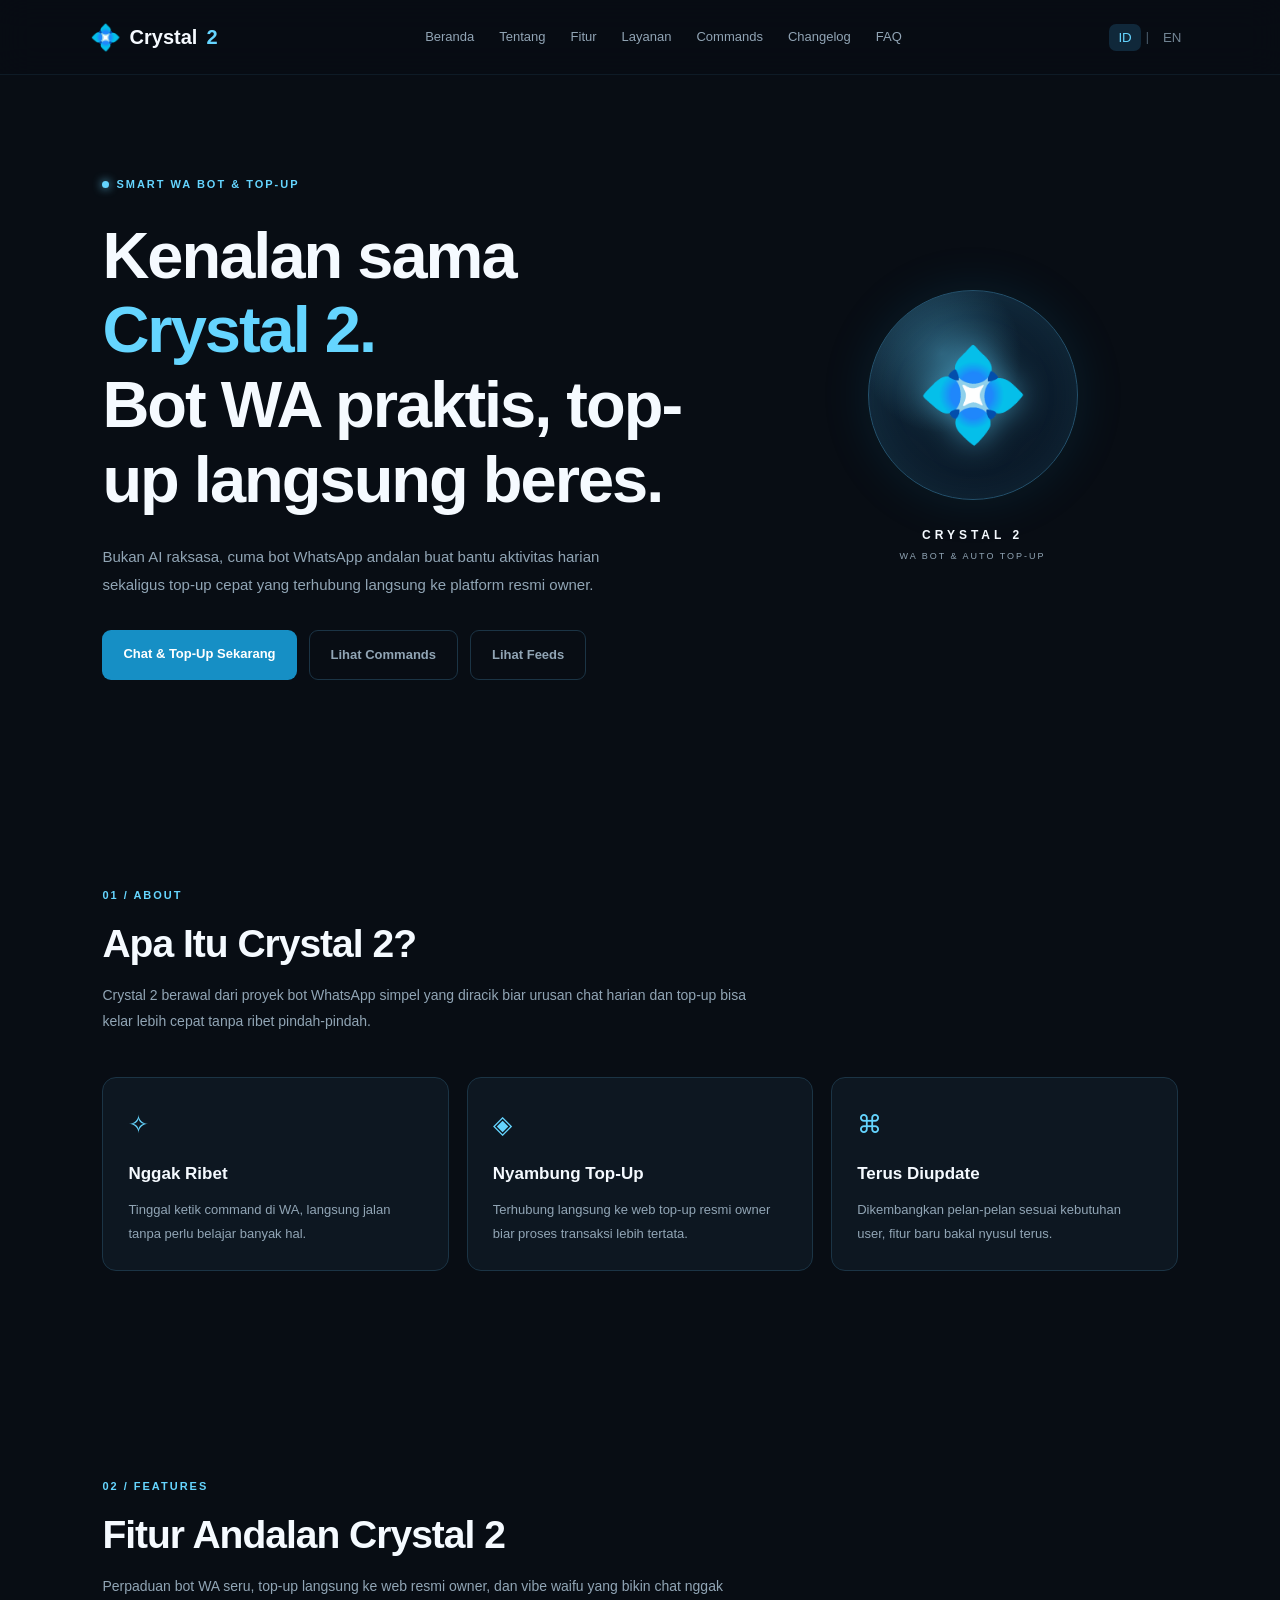
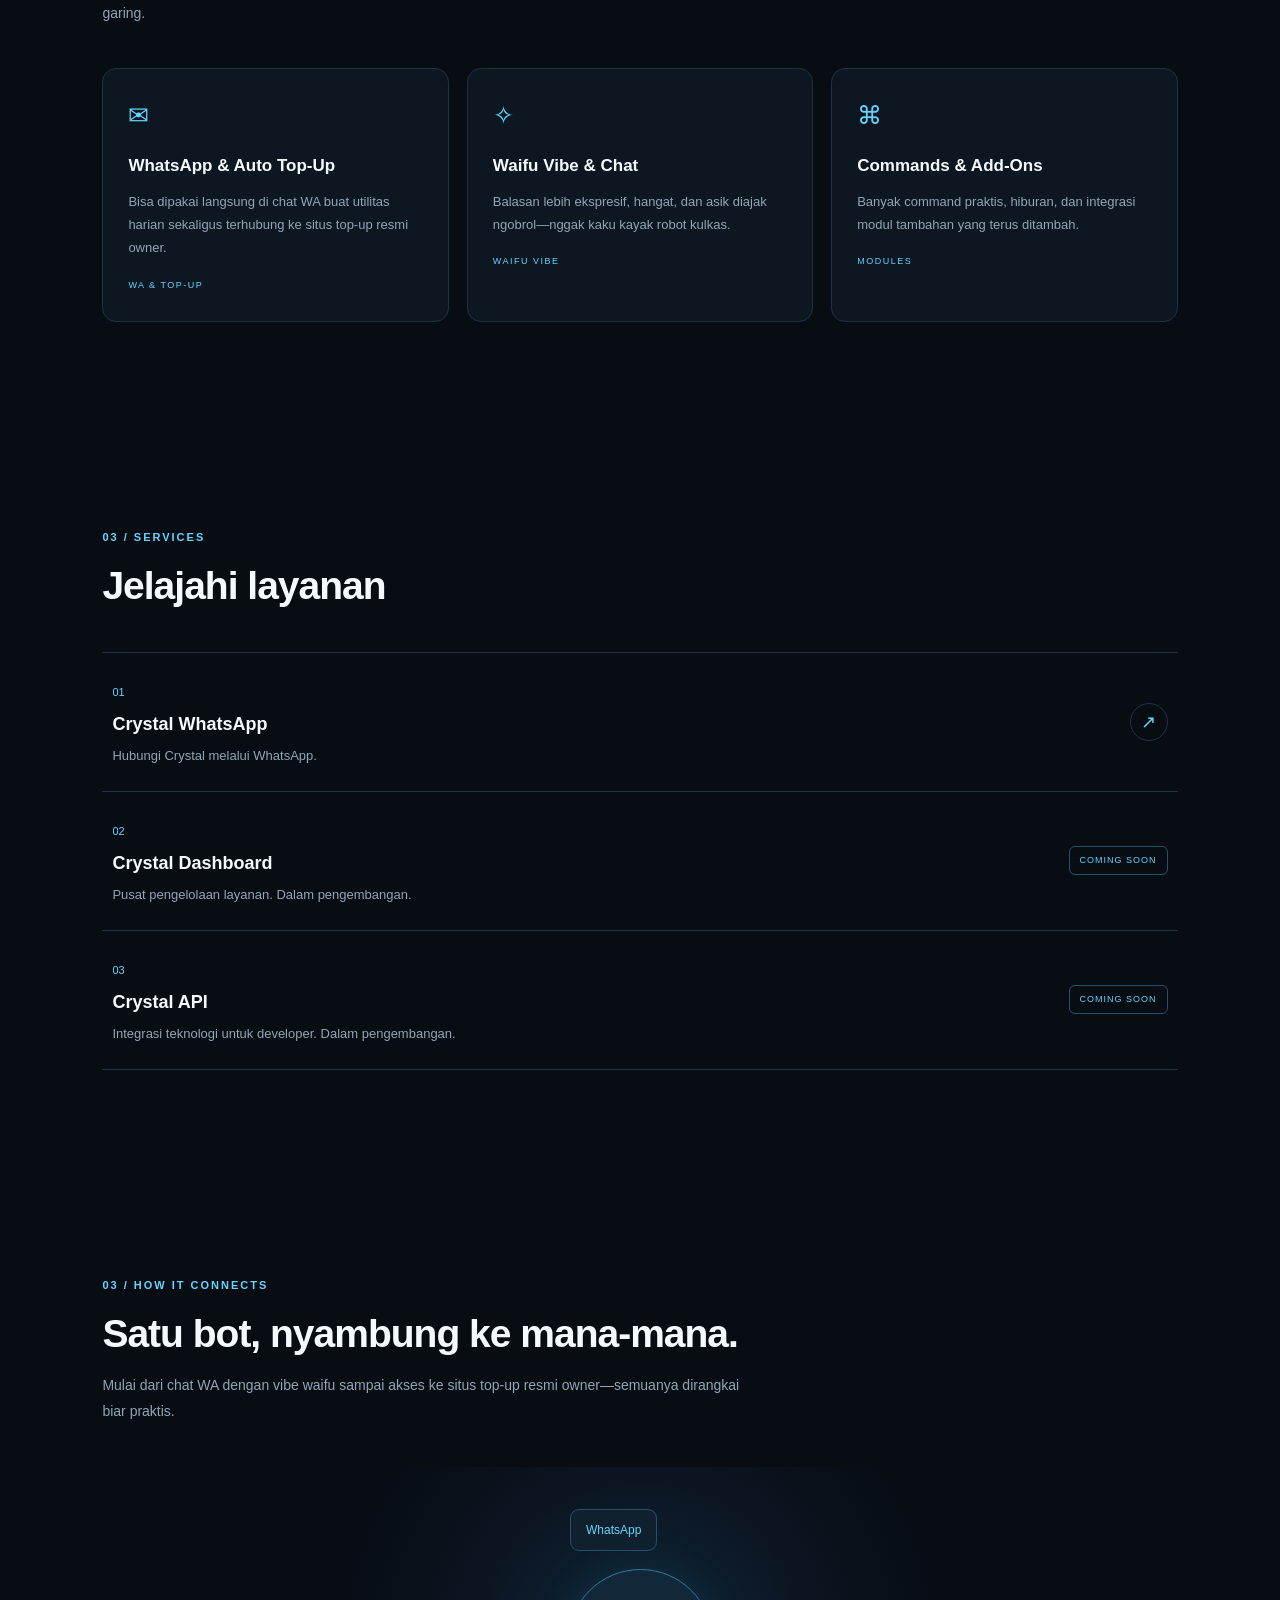
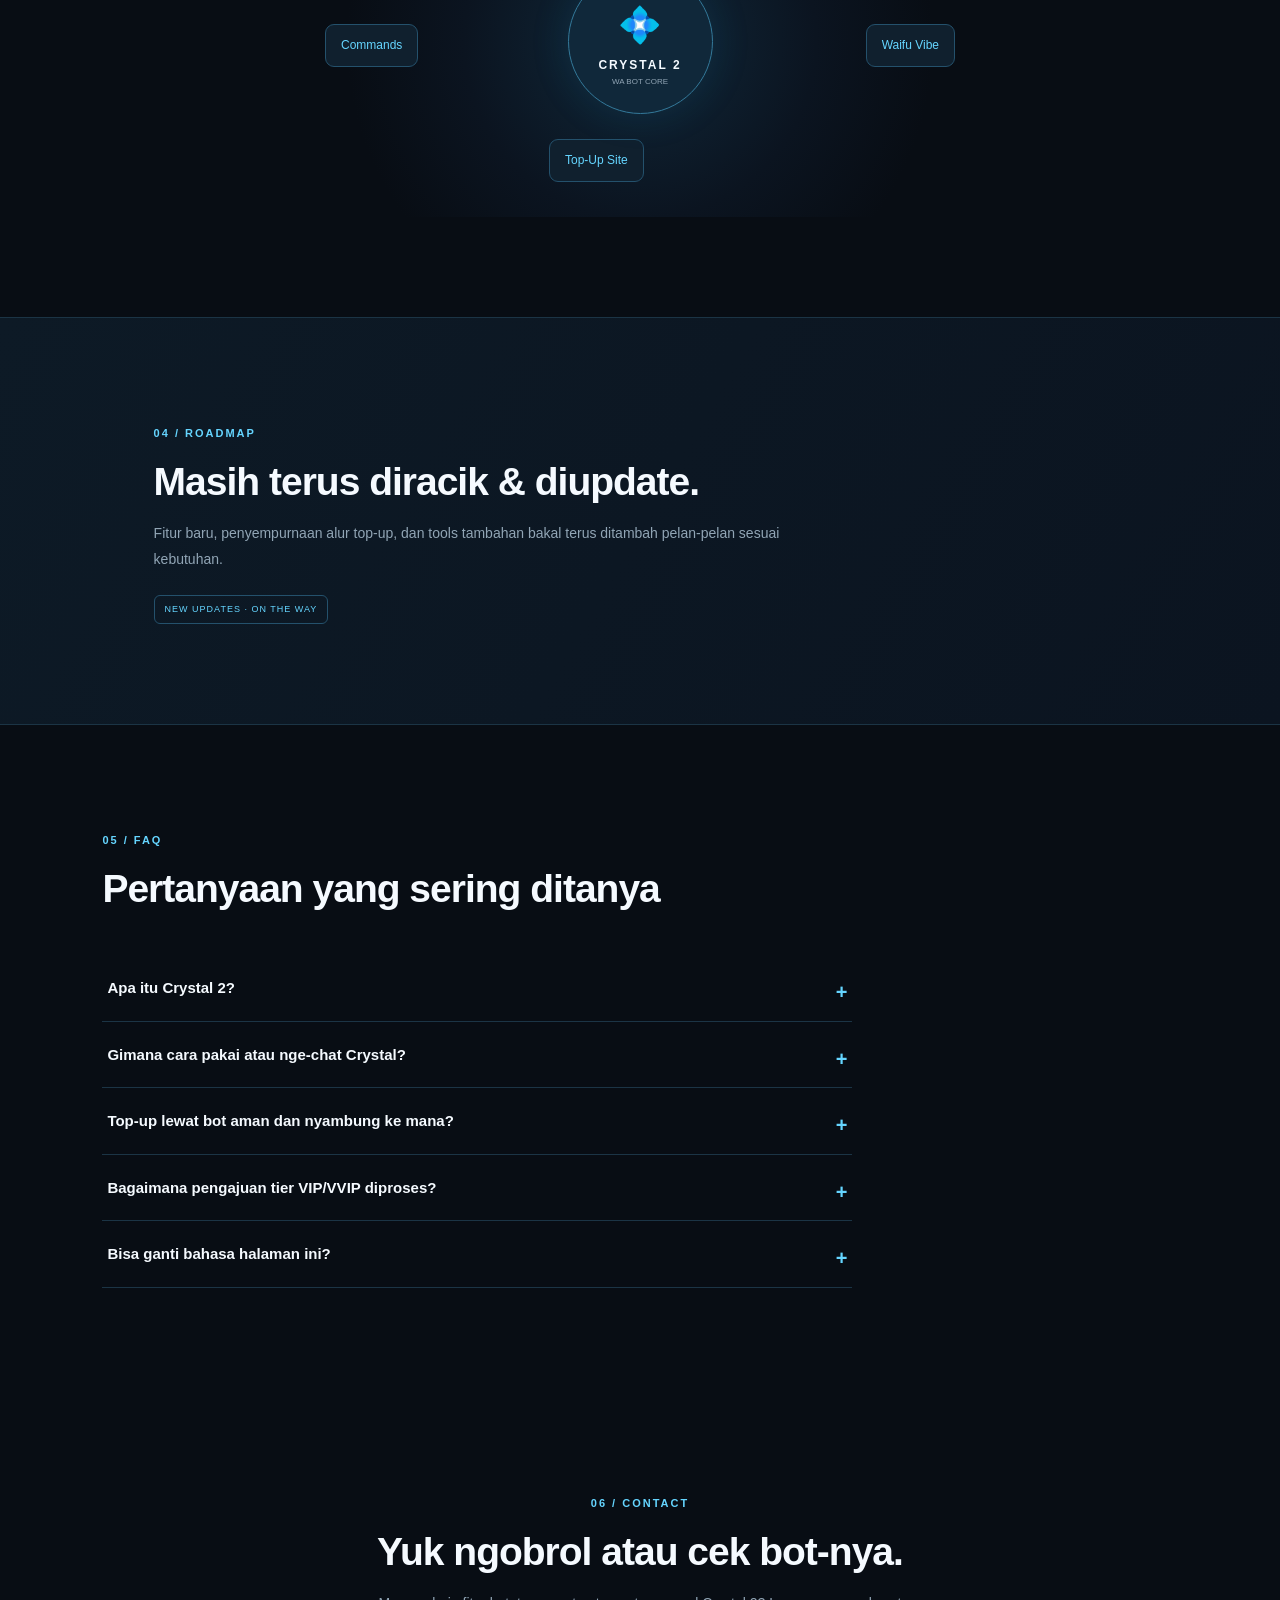
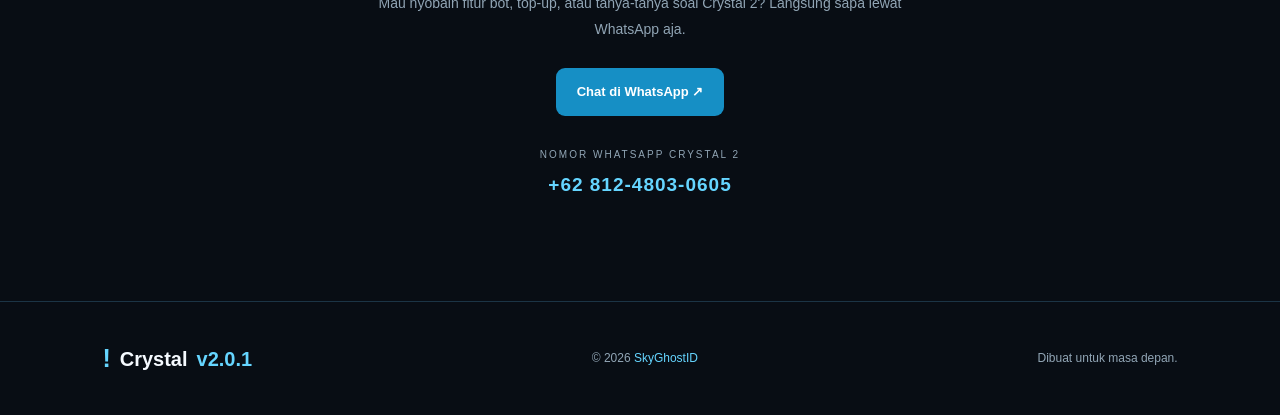
<file: index.html>
<!doctype html><html lang="id"><head><meta charset="UTF-8"><meta name="viewport" content="width=device-width,initial-scale=1"><meta name="theme-color" content="#080d14"><title>Crystal 2 | Intelligent Digital Enviroment</title><meta name="description" content="Crystal 2, your intelligent digital companion. Explore commands, services, and connect through WhatsApp."><link rel="icon" href="favicon.ico"><link rel="stylesheet" href="style.css"></head><body><header class="navbar"><a href="#home" class="brand"><span class="brand-icon">💠</span> Crystal<span class="blue">2</span></a><nav class="nav-links" id="navLinks"><a href="#home" data-id="Beranda" data-en="Home">Beranda</a> <a href="#about" data-id="Tentang" data-en="About">Tentang</a> <a href="#features" data-id="Fitur" data-en="Features">Fitur</a> <a href="#services" data-id="Layanan" data-en="Services">Layanan</a> <a href="/cc" data-id="Commands" data-en="Commands">Commands</a> <a href="/fd" data-id="Changelog" data-en="Changelog"></a> <a href="#faq" data-id="FAQ" data-en="FAQ">FAQ</a></nav><div class="nav-actions"><div class="language" aria-label="Language selector"><button id="idBtn" class="active" onclick="setLanguage('id')">ID</button> <span>|</span> <button id="enBtn" onclick="setLanguage('en')">EN</button></div><button class="menu-toggle" id="menuToggle" aria-label="Toggle navigation" aria-expanded="false">☰</button></div></header><main><section class="hero section" id="home"><div class="hero-content"><div class="eyebrow"><span class="pulse"></span>SMART WA BOT & TOP-UP</div><h1>Kenalan sama <span class="blue">Crystal 2.</span><br><span data-id="Bot WA praktis, top-up langsung beres." data-en="Handy WA bot, instant top-up made easy.">Bot WA praktis, top-up langsung beres.</span></h1><p class="hero-description" data-id="Bukan AI raksasa, cuma bot WhatsApp andalan buat bantu aktivitas harian sekaligus top-up cepat yang terhubung langsung ke platform resmi owner." data-en="Not a giant AI—just a reliable WhatsApp bot for daily tasks and fast top-ups connected directly to the owner's official platform."></p><div class="hero-actions"><a href="https://wa.me/6281248030605" class="btn btn-primary" target="_blank" rel="noreferrer" data-id="Chat & Top-Up Sekarang" data-en="Chat & Top-Up Now"></a> <a href="/cc" class="btn btn-secondary" data-id="Lihat Commands" data-en="Explore Commands">Lihat Commands</a> <a href="/fd" class="btn btn-secondary" data-id="Lihat Feeds" data-en="Explore Feeds"></a></div></div><div class="hero-visual"><div class="crystal-orb"><span>💠</span></div><div class="orb-label"><strong>CRYSTAL 2</strong><span>WA BOT & AUTO TOP-UP</span></div></div></section><section class="section" id="about"><div class="section-heading"><span class="eyebrow">01 / ABOUT</span><h2 data-id="Apa Itu Crystal 2?" data-en="What is Crystal 2?">Apa Itu Crystal 2?</h2><p data-id="Crystal 2 berawal dari proyek bot WhatsApp simpel yang diracik biar urusan chat harian dan top-up bisa kelar lebih cepat tanpa ribet pindah-pindah." data-en="Crystal 2 started as a simple WhatsApp bot built to make everyday chats and top-ups faster without jumping all over the place.">Crystal 2 berawal dari proyek bot WhatsApp simpel yang diracik biar urusan chat harian dan top-up bisa kelar lebih cepat tanpa ribet pindah-pindah.</p></div><div class="about-grid"><article class="info-card"><span class="card-icon">✧</span><h3 data-id="Nggak Ribet" data-en="No Hassle">Nggak Ribet</h3><p data-id="Tinggal ketik command di WA, langsung jalan tanpa perlu belajar banyak hal." data-en="Just type a command on WA and go—no steep learning curve.">Tinggal ketik command di WA, langsung jalan tanpa perlu belajar banyak hal.</p></article><article class="info-card"><span class="card-icon">◈</span><h3 data-id="Nyambung Top-Up" data-en="Top-Up Ready">Nyambung Top-Up</h3><p data-id="Terhubung langsung ke web top-up resmi owner biar proses transaksi lebih tertata." data-en="Connected straight to the owner's official top-up site for smoother transactions.">Terhubung langsung ke web top-up resmi owner biar proses transaksi lebih tertata.</p></article><article class="info-card"><span class="card-icon">⌘</span><h3 data-id="Terus Diupdate" data-en="Always Growing">Terus Diupdate</h3><p data-id="Dikembangkan pelan-pelan sesuai kebutuhan user, fitur baru bakal nyusul terus." data-en="Upgraded step by step based on user needs, with more features on the way.">Dikembangkan pelan-pelan sesuai kebutuhan user, fitur baru bakal nyusul terus.</p></article></div></section><section class="section" id="features"><div class="section-heading"><span class="eyebrow">02 / FEATURES</span><h2 data-id="Fitur Andalan Crystal 2" data-en="What Crystal 2 Brings">Fitur Andalan Crystal 2</h2><p data-id="Perpaduan bot WA seru, top-up langsung ke web resmi owner, dan vibe waifu yang bikin chat nggak garing." data-en="A mix of fun WA bot tools, direct top-ups to the owner's official site, and a waifu vibe that keeps chats lively.">Perpaduan bot WA seru, top-up langsung ke web resmi owner, dan vibe waifu yang bikin chat nggak garing.</p></div><div class="feature-grid"><article class="feature-card"><span class="card-icon">✉</span><h3>WhatsApp & Auto Top-Up</h3><p data-id="Bisa dipakai langsung di chat WA buat utilitas harian sekaligus terhubung ke situs top-up resmi owner." data-en="Use it right in WhatsApp for daily utilities while connecting straight to the owner's official top-up site.">Bisa dipakai langsung di chat WA buat utilitas harian sekaligus terhubung ke situs top-up resmi owner.</p><span class="tag">WA & TOP-UP</span></article><article class="feature-card"><span class="card-icon">✧</span><h3>Waifu Vibe & Chat</h3><p data-id="Balasan lebih ekspresif, hangat, dan asik diajak ngobrol—nggak kaku kayak robot kulkas." data-en="More expressive, warm, and fun replies—never stiff like a cold automated bot.">Balasan lebih ekspresif, hangat, dan asik diajak ngobrol—nggak kaku kayak robot kulkas.</p><span class="tag">WAIFU VIBE</span></article><article class="feature-card"><span class="card-icon">⌘</span><h3>Commands & Add-Ons</h3><p data-id="Banyak command praktis, hiburan, dan integrasi modul tambahan yang terus ditambah." data-en="Plenty of handy commands, fun extras, and modular integrations that keep growing.">Banyak command praktis, hiburan, dan integrasi modul tambahan yang terus ditambah.</p><span class="tag">MODULES</span></article></div></section><section class="section" id="services"><div class="section-heading"><span class="eyebrow">03 / SERVICES</span><h2 data-id="Jelajahi layanan" data-en="Explore services">Jelajahi layanan</h2></div><div class="service-list"><article class="service-item"><div><span class="service-number">01</span><h3>Crystal WhatsApp</h3><p data-id="Hubungi Crystal melalui WhatsApp." data-en="Connect with Crystal through WhatsApp.">Hubungi Crystal melalui WhatsApp.</p></div><a href="https://wa.me/6281248030605" target="_blank" rel="noreferrer" class="service-link" aria-label="Open WhatsApp">↗</a></article><article class="service-item"><div><span class="service-number">02</span><h3>Crystal Dashboard</h3><p data-id="Pusat pengelolaan layanan. Dalam pengembangan." data-en="A service management center. In development.">Pusat pengelolaan layanan. Dalam pengembangan.</p></div><span class="coming-soon">COMING SOON</span></article><article class="service-item"><div><span class="service-number">03</span><h3>Crystal API</h3><p data-id="Integrasi teknologi untuk developer. Dalam pengembangan." data-en="Technology integrations for developers. In development.">Integrasi teknologi untuk developer. Dalam pengembangan.</p></div><span class="coming-soon">COMING SOON</span></article></div></section><section class="section ecosystem" id="ecosystem"><div class="section-heading"><span class="eyebrow">03 / HOW IT CONNECTS</span><h2 data-id="Satu bot, nyambung ke mana-mana." data-en="One bot, connected where it counts.">Satu bot, nyambung ke mana-mana.</h2><p data-id="Mulai dari chat WA dengan vibe waifu sampai akses ke situs top-up resmi owner—semuanya dirangkai biar praktis." data-en="From WA chats with a waifu vibe to the owner's official top-up site—everything is wired up to keep things easy.">Mulai dari chat WA dengan vibe waifu sampai akses ke situs top-up resmi owner—semuanya dirangkai biar praktis.</p></div><div class="ecosystem-panel"><div class="eco-center"><span>💠</span><strong>CRYSTAL 2</strong><small>WA BOT CORE</small></div><div class="eco-node node-one">WhatsApp</div><div class="eco-node node-two">Waifu Vibe</div><div class="eco-node node-three">Top-Up Site</div><div class="eco-node node-four">Commands</div></div></section><section class="section developer" id="developer"><div class="developer-content"><span class="eyebrow">04 / ROADMAP</span><h2 data-id="Masih terus diracik & diupdate." data-en="Still tinkering & upgrading.">Masih terus diracik & diupdate.</h2><p data-id="Fitur baru, penyempurnaan alur top-up, dan tools tambahan bakal terus ditambah pelan-pelan sesuai kebutuhan." data-en="New features, smoother top-up flows, and extra tools will keep rolling out bit by bit.">Fitur baru, penyempurnaan alur top-up, dan tools tambahan bakal terus ditambah pelan-pelan sesuai kebutuhan.</p><span class="coming-soon">NEW UPDATES · ON THE WAY</span></div></section><section class="section" id="faq"><div class="section-heading"><span class="eyebrow">05 / FAQ</span><h2 data-id="Pertanyaan yang sering ditanya" data-en="Common questions">Pertanyaan yang sering ditanya</h2></div><div class="faq-list"><details class="faq-item"><summary data-id="Apa itu Crystal 2?" data-en="What is Crystal 2?">Apa itu Crystal 2?</summary><p data-id="Crystal 2 adalah bot WhatsApp dengan sentuhan waifu vibe yang bantu chat harian sekaligus nyambung ke layanan top-up resmi owner." data-en="Crystal 2 is a WhatsApp bot with a waifu vibe that helps with everyday chats while connecting to the owner's official top-up service.">Crystal 2 adalah bot WhatsApp dengan sentuhan waifu vibe yang bantu chat harian sekaligus nyambung ke layanan top-up resmi owner.</p></details><details class="faq-item"><summary data-id="Gimana cara pakai atau nge-chat Crystal?" data-en="How do I chat with Crystal?">Gimana cara pakai atau nge-chat Crystal?</summary><p data-id="Tinggal klik tombol WhatsApp di halaman ini atau langsung chat ke nomor yang tertera." data-en="Just click the WhatsApp button on this page or message the number listed below.">Tinggal klik tombol WhatsApp di halaman ini atau langsung chat ke nomor yang tertera.</p></details><details class="faq-item"><summary data-id="Top-up lewat bot aman dan nyambung ke mana?" data-en="How does bot top-up work?">Top-up lewat bot aman dan nyambung ke mana?</summary><p data-id="Alur top-up terhubung ke situs top-up resmi milik owner, jadi prosesnya lebih terarah dan rapi." data-en="Top-ups connect to the owner's official top-up site so transactions stay organized and clear.">Alur top-up terhubung ke situs top-up resmi milik owner, jadi prosesnya lebih terarah dan rapi.</p></details><details class="faq-item"><summary data-id="Bagaimana pengajuan tier VIP/VVIP diproses?" data-en="How are VIP/VVIP tier applications processed?">Bagaimana pengajuan tier VIP/VVIP diproses?</summary><p data-id="Pengajuan masih dicek manual oleh Owner dulu. Fitur otomatisasi penuhnya bakal menyusul seiring update sistem." data-en="Applications are reviewed by the Owner first. Full automation will roll out as system updates progress.">Pengajuan masih dicek manual oleh Owner dulu. Fitur otomatisasi penuhnya bakal menyusul seiring update sistem.</p></details><details class="faq-item"><summary data-id="Bisa ganti bahasa halaman ini?" data-en="Can I switch the page language?">Bisa ganti bahasa halaman ini?</summary><p data-id="Bisa banget. Klik tombol ID atau EN di bagian navigasi buat ubah bahasanya." data-en="Sure thing. Click the ID or EN buttons in the navigation bar to switch languages.">Bisa banget. Klik tombol ID atau EN di bagian navigasi buat ubah bahasanya.</p></details></div></section><section class="section contact" id="contact"><span class="eyebrow">06 / CONTACT</span><h2 data-id="Yuk ngobrol atau cek bot-nya." data-en="Come say hi or try the bot.">Yuk ngobrol atau cek bot-nya.</h2><p data-id="Mau nyobain fitur bot, top-up, atau tanya-tanya soal Crystal 2? Langsung sapa lewat WhatsApp aja." data-en="Want to try bot features, top up, or ask about Crystal 2? Reach out straight on WhatsApp.">Mau nyobain fitur bot, top-up, atau tanya-tanya soal Crystal 2? Langsung sapa lewat WhatsApp aja.</p><a href="https://wa.me/6281248030605" class="btn btn-primary" target="_blank" rel="noreferrer" data-id="Chat di WhatsApp ↗" data-en="Chat on WhatsApp ↗">Chat di WhatsApp ↗</a><div class="contact-number"><small data-id="NOMOR WHATSAPP CRYSTAL 2" data-en="CRYSTAL 2 WHATSAPP"></small><strong>+62 812-4803-0605</strong></div></section></main><footer class="footer"><a href="#home" class="brand"><span class="brand-icon">!</span>Crystal<span class="blue">v2.0.1</span></a><p>© 2026 <a href="https://hostinginzel.my.id" target="_blank" rel="noreferrer">SkyGhostID</a></p><span data-id="Dibuat untuk masa depan." data-en="Built for the future.">Dibuat untuk masa depan.</span></footer><div class="toast" id="copyToast" role="status" aria-live="polite"></div><script src="script.js"></script></body></html>
</file>
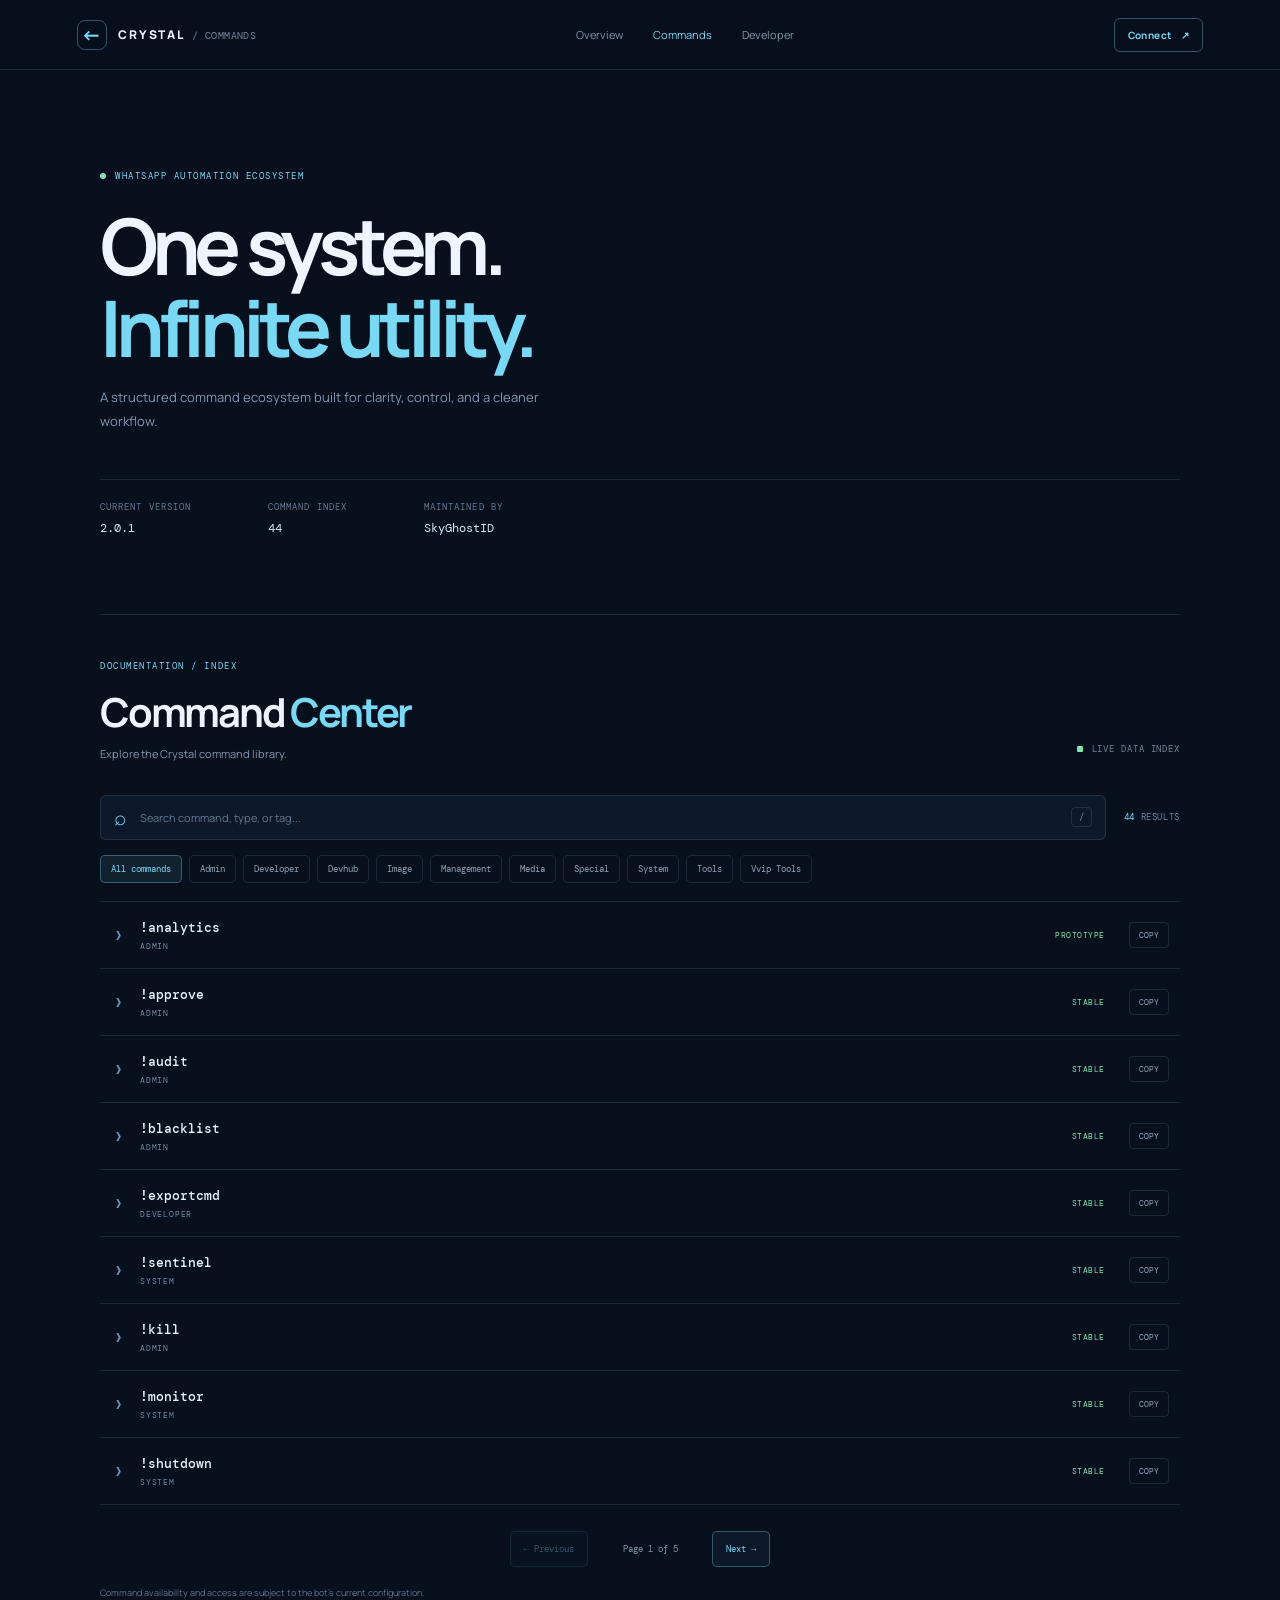
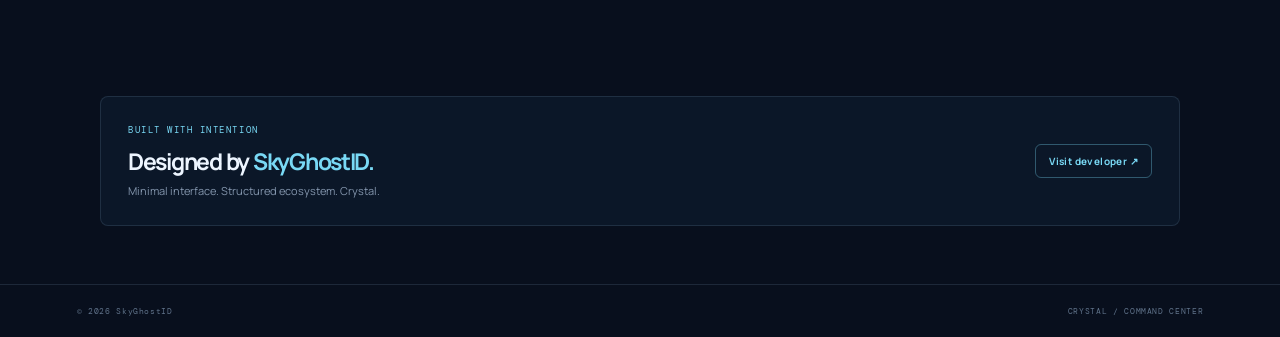
<file: cc/index.html>
<!doctype html><html lang="id"><head><meta charset="utf-8"><meta name="viewport" content="width=device-width,initial-scale=1"><meta name="theme-color" content="#080f1d"><meta name="description" content="Crystal command center by SkyGhostID."><title>Crystal | Command Center</title><link rel="preconnect" href="https://fonts.googleapis.com"><link rel="preconnect" href="https://fonts.gstatic.com" crossorigin><link href="https://fonts.googleapis.com/css2?family=DM+Mono:wght@400;500&family=Manrope:wght@400;500;600;700;800&display=swap" rel="stylesheet"><link rel="stylesheet" href="style.css"><script src="script.js" defer></script></head><body><header class="topbar"><a class="brand" href="../index.html" aria-label="Crystal home"><span class="brand-mark">←</span> <span>CRYSTAL<span class="brand-version">/ COMMANDS</span></span></a><nav class="nav-links" aria-label="Main navigation"><a href="#overview">Overview</a> <a class="active" href="#commands">Commands</a> <a href="#footer">Developer</a></nav><a class="nav-cta" href="https://wa.me/6281248030605" target="_blank" rel="noopener">Connect <span>↗</span></a></header><main><section class="hero" id="overview"><div class="eyebrow"><span class="status-dot"></span> WHATSAPP AUTOMATION ECOSYSTEM</div><h1>One system.<br><span>Infinite utility.</span></h1><p class="hero-copy">A structured command ecosystem built for clarity, control, and a cleaner workflow.</p><div class="hero-meta"><div><span class="meta-label">CURRENT VERSION</span><strong id="bot-version">2.0.1</strong></div><div><span class="meta-label">COMMAND INDEX</span><strong id="command-count">--</strong></div><div><span class="meta-label">MAINTAINED BY</span><strong>SkyGhostID</strong></div></div></section><section class="command-section" id="commands"><div class="section-heading"><div><div class="eyebrow">DOCUMENTATION / INDEX</div><h2>Command <span>Center</span></h2><p>Explore the Crystal command library.</p></div><div class="index-note"><span class="index-square"></span> LIVE DATA INDEX</div></div><div class="toolbar"><label class="search-box"><span class="search-icon" aria-hidden="true">⌕</span> <input id="command-search" type="search" placeholder="Search command, type, or tag..." autocomplete="off"> <kbd>/</kbd></label><div class="toolbar-meta"><span id="visible-count">0</span> RESULTS</div></div><div class="filter-row" id="category-filters" aria-label="Filter by category"><button class="filter-chip selected" data-category="all" type="button">All commands</button></div><div class="catalog-state" id="catalog-state" role="status" aria-live="polite"><span class="loader"></span> Loading command index...</div><section class="command-list" id="command-grid" aria-label="Command list"></section><nav class="pagination" id="pagination" aria-label="Command pages" hidden><button class="page-button" id="prev-page" type="button" disabled>← Previous</button> <span class="page-indicator" id="page-indicator" aria-live="polite">Page 1 of 1</span> <button class="page-button" id="next-page" type="button" disabled>Next →</button></nav><div class="empty-state" id="empty-state" hidden><span class="empty-symbol">⌕</span> <strong>No command found</strong><p>Try another keyword or category.</p></div><p class="catalog-footnote">Command availability and access are subject to the bot's current configuration.</p></section><section class="developer-strip" id="footer"><div><div class="eyebrow">BUILT WITH INTENTION</div><h2>Designed by <span>SkyGhostID.</span></h2><p>Minimal interface. Structured ecosystem. Crystal.</p></div><a href="https://hostinginzel.my.id" target="_blank" rel="noopener" class="outline-link">Visit developer ↗</a></section></main><footer class="footer"><span>© 2026 SkyGhostID</span> <span>CRYSTAL / COMMAND CENTER</span></footer><template id="command-row-template"><article class="command-row"><div class="command-main"><button class="expand-button" type="button" aria-expanded="false"><span class="expand-chevron" aria-hidden="true">›</span> <span class="command-identity"><span class="command-name"></span> <span class="command-category"></span> </span><span class="command-status"></span></button> <button class="copy-button" type="button" aria-label="Copy command" title="Copy command">COPY</button></div><div class="command-detail" hidden></div></article></template></body></html>
</file>
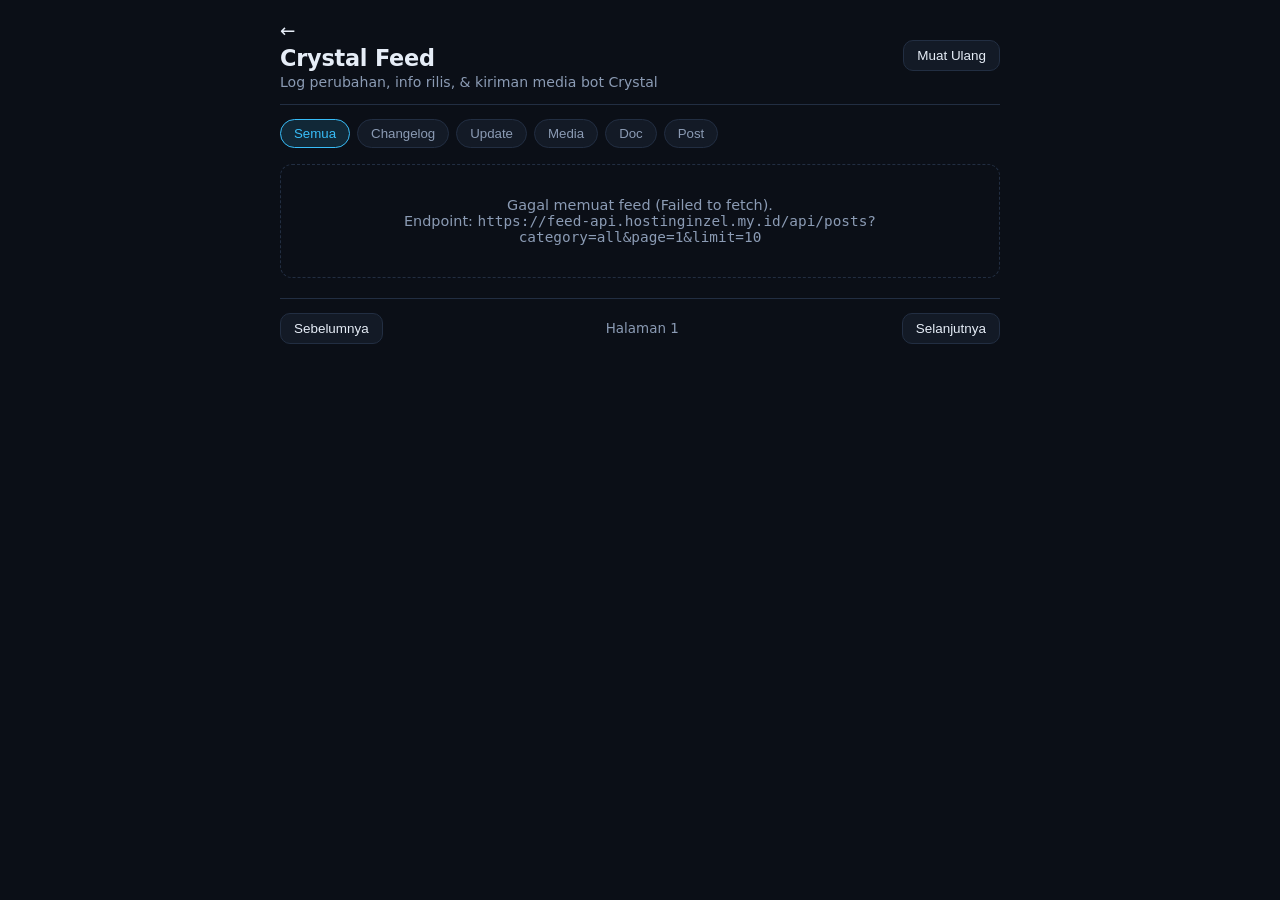
<file: fd/index.html>
<!doctype html><html lang="id"><head><meta charset="UTF-8"><meta name="viewport" content="width=device-width,initial-scale=1"><title>Crystal Feed — Devlog & Updates</title><link rel="stylesheet" href="styles.css"></head><body><div class="wrap"><div class="topbar"><div><a href="../" class="back-link" aria-label="Back to main" title="Back to main">←</a><h1>Crystal Feed</h1><p>Log perubahan, info rilis, & kiriman media bot Crystal</p></div><button class="refresh-btn" id="refreshBtn" type="button">Muat Ulang</button></div><div class="filter-bar" id="filterBar"><button class="filter-btn active" data-category="all" type="button">Semua</button> <button class="filter-btn" data-category="changelog" type="button">Changelog</button> <button class="filter-btn" data-category="update" type="button">Update</button> <button class="filter-btn" data-category="media" type="button">Media</button> <button class="filter-btn" data-category="doc" type="button">Doc</button> <button class="filter-btn" data-category="post" type="button">Post</button></div><main class="feed" id="feedContainer"><div class="state-box">Memuat data feed...</div></main><nav class="pagination" id="paginationBar" aria-label="Navigasi halaman feed" hidden><button class="page-btn" id="prevBtn" type="button">Sebelumnya</button> <span class="page-info" id="pageInfo">Halaman 1</span> <button class="page-btn" id="nextBtn" type="button">Selanjutnya</button></nav></div><script type="module" src="scripts.js"></script></body></html>
</file>
<file: style.css>
:root{--bg:#080d14;--surface:#0d1721;--surface-light:#10283a;--blue:#65d5ff;--blue-main:#168fc5;--text:#f5faff;--muted:#91a5b5;--border:#1b3445}*{margin:0;padding:0;box-sizing:border-box;scroll-behavior:smooth}body{font-family:Arial,sans-serif;background:var(--bg);color:var(--text);line-height:1.7}a{color:inherit;text-decoration:none}button{font-family:inherit}.navbar{position:sticky;top:0;z-index:100;min-height:75px;padding:15px 7%;display:flex;align-items:center;justify-content:space-between;gap:20px;background:rgba(8,13,20,.92);backdrop-filter:blur(16px);border-bottom:1px solid rgba(101,213,255,.08)}.brand{display:inline-flex;align-items:center;gap:9px;font-size:20px;font-weight:700;white-space:nowrap}.brand-icon{color:var(--blue);font-size:25px}.blue{color:var(--blue)}.nav-links{display:flex;align-items:center;gap:25px}.nav-links a{color:var(--muted);font-size:13px;transition:.2s}.nav-links a:hover{color:var(--blue)}.nav-actions{display:flex;align-items:center;gap:15px}.language{display:flex;align-items:center;gap:5px;color:#526575;font-size:12px}.language button{border:0;padding:6px 9px;border-radius:7px;background:0 0;color:#718493;cursor:pointer}.language button.active{background:var(--surface-light);color:var(--blue)}.menu-toggle{display:none;border:1px solid var(--border);background:var(--surface);color:var(--blue);padding:7px 11px;border-radius:8px;cursor:pointer}.section{padding:100px 8%;max-width:1400px;margin:auto}.eyebrow{color:var(--blue);font-size:11px;font-weight:700;letter-spacing:2px}.section-heading{max-width:650px;margin-bottom:42px}.contact h2,.developer h2,.section-heading h2{font-size:clamp(27px, 4vw, 39px);line-height:1.2;margin:14px 0;letter-spacing:-1px}.contact p,.developer p,.section-heading p{color:var(--muted);font-size:14px;line-height:1.9}.hero{min-height:620px;display:grid;grid-template-columns:1.2fr .8fr;align-items:center;gap:50px}.hero-content{max-width:650px}.hero h1{font-size:clamp(36px, 5.5vw, 65px);line-height:1.15;letter-spacing:-2px;margin:25px 0}.hero-description{color:var(--muted);font-size:15px;max-width:500px;line-height:1.9}.pulse{display:inline-block;width:7px;height:7px;border-radius:50%;background:var(--blue);margin-right:7px;box-shadow:0 0 10px var(--blue)}.hero-actions{display:flex;flex-wrap:wrap;gap:12px;margin-top:30px}.btn{display:inline-block;padding:13px 21px;border-radius:9px;font-size:13px;font-weight:700;transition:.2s;text-align:center}.btn-primary{background:var(--blue-main);color:#fff}.btn-primary:hover{background:#20a9e5;transform:translateY(-2px)}.btn-secondary{border:1px solid var(--border);color:var(--muted)}.btn-secondary:hover{border-color:var(--blue);color:var(--blue)}.hero-visual{display:flex;flex-direction:column;align-items:center;justify-content:center;min-height:340px}.crystal-orb{width:210px;height:210px;display:grid;place-items:center;border-radius:50%;background:radial-gradient(circle at 35% 30%,#65d5ff55,transparent 40%),linear-gradient(145deg,#10283a,#0a1725);border:1px solid #24516c;box-shadow:0 0 50px #168fc522,inset 0 0 35px #65d5ff11}.crystal-orb span{color:var(--blue);font-size:90px;text-shadow:0 0 30px #65d5ff88}.orb-label{display:flex;flex-direction:column;text-align:center;margin-top:25px;gap:4px}.orb-label strong{letter-spacing:4px;font-size:12px}.orb-label span{color:var(--muted);font-size:9px;letter-spacing:2px}.about-grid,.feature-grid{display:grid;grid-template-columns:repeat(3,1fr);gap:18px}.feature-card,.info-card{background:var(--surface);border:1px solid var(--border);border-radius:14px;padding:25px;transition:.25s}.feature-card:hover,.info-card:hover{transform:translateY(-4px);border-color:#34799a}.card-icon{display:inline-block;color:var(--blue);font-size:25px;margin-bottom:15px}.feature-card h3,.info-card h3{font-size:17px;margin-bottom:9px}.feature-card p,.info-card p{color:var(--muted);font-size:13px;line-height:1.8}.tag{display:inline-block;margin-top:18px;color:var(--blue);font-size:9px;letter-spacing:1.5px}.service-list{border-top:1px solid var(--border)}.service-item{display:flex;justify-content:space-between;align-items:center;gap:20px;padding:24px 10px;border-bottom:1px solid var(--border)}.service-number{color:var(--blue);font-size:11px}.service-item h3{font-size:18px;margin:5px 0}.service-item p{color:var(--muted);font-size:13px}.service-link{width:38px;height:38px;display:grid;place-items:center;border:1px solid var(--border);border-radius:50%;color:var(--blue);font-size:18px}.coming-soon{color:var(--blue);border:1px solid #24516c;border-radius:6px;padding:6px 10px;font-size:9px;letter-spacing:1px;white-space:nowrap}.ecosystem-panel{position:relative;min-height:350px;max-width:700px;margin:0 auto;display:flex;align-items:center;justify-content:center;background:radial-gradient(circle,#10283a 0,#0b1420 45%,transparent 75%)}.eco-center{width:145px;height:145px;border-radius:50%;border:1px solid #34799a;background:#10283a;display:flex;align-items:center;justify-content:center;flex-direction:column;box-shadow:0 0 40px #168fc522;z-index:2}.eco-center span{color:var(--blue);font-size:35px}.eco-center strong{font-size:12px;letter-spacing:2px}.eco-center small{font-size:8px;color:var(--muted)}.eco-node{position:absolute;background:#10202e;border:1px solid #24516c;color:var(--blue);border-radius:9px;padding:10px 15px;font-size:12px}.node-one{top:12%;left:40%}.node-two{top:45%;right:5%}.node-three{bottom:10%;left:37%}.node-four{top:45%;left:5%}.developer{background:linear-gradient(120deg,#0d1a26,#0b1420);border-top:1px solid var(--border);border-bottom:1px solid var(--border);max-width:none;padding-left:12%;padding-right:12%}.developer-content{max-width:650px}.developer .coming-soon{display:inline-block;margin-top:22px}.faq-list{max-width:750px}.faq-item{border-bottom:1px solid var(--border);padding:20px 5px}.faq-item summary{cursor:pointer;font-size:15px;font-weight:700;list-style:none}.faq-item summary::-webkit-details-marker{display:none}.faq-item summary::after{content:"+";float:right;color:var(--blue);font-size:20px}.faq-item[open] summary::after{content:"−"}.faq-item p{color:var(--muted);font-size:13px;line-height:1.8;padding-top:15px}.contact{text-align:center;max-width:750px}.contact p{margin-bottom:25px}.contact-number{display:flex;flex-direction:column;gap:6px;margin-top:30px}.contact-number small{color:var(--muted);font-size:10px;letter-spacing:2px}.contact-number strong{color:var(--blue);font-size:19px;letter-spacing:1px}.footer{padding:35px 8%;border-top:1px solid var(--border);display:flex;align-items:center;justify-content:space-between;gap:20px;flex-wrap:wrap}.footer p,.footer>span{color:var(--muted);font-size:12px}.footer p a{color:var(--blue)}@media (max-width:850px){.navbar{padding:15px 5%}.nav-links{gap:13px}.nav-links a{font-size:11px}.hero{gap:20px}}@media (max-width:680px){.navbar{min-height:68px}.menu-toggle{display:block}.nav-links{display:none;position:absolute;top:68px;left:0;right:0;padding:20px 7%;flex-direction:column;align-items:flex-start;background:#0b1420;border-bottom:1px solid var(--border)}.nav-links.open{display:flex}.nav-links a{font-size:14px;width:100%;padding:7px 0}.hero{grid-template-columns:1fr;padding-top:75px;text-align:center}.hero-description{margin:auto}.hero-actions{justify-content:center}.hero-visual{min-height:260px}.crystal-orb{width:160px;height:160px}.crystal-orb span{font-size:70px}.section{padding:75px 7%}.about-grid,.feature-grid{grid-template-columns:1fr}.ecosystem-panel{min-height:310px}.node-one{top:8%;left:34%}.node-two{right:0}.node-three{bottom:8%;left:30%}.node-four{left:0}.developer{padding-left:7%;padding-right:7%}.footer{justify-content:center;text-align:center;flex-direction:column}}@media (max-width:380px){.brand{font-size:17px}.language button{padding:5px}.nav-actions{gap:8px}.eco-node{font-size:10px;padding:8px}}.commands-section{border-top:1px solid rgba(101,213,255,.06)}.command-intro{display:flex;align-items:center;justify-content:space-between;gap:24px;padding:28px;margin-bottom:24px;border:1px solid #24516c;border-radius:16px;background:radial-gradient(circle at 90% 10%,#168fc522,transparent 38%),var(--surface)}.command-category,.command-kicker{color:var(--blue);font-size:9px;font-weight:700;letter-spacing:1.7px}.command-intro h3{font-size:22px;margin:8px 0}.command-intro p{color:var(--muted);font-size:13px;max-width:620px}.copy-command{display:inline-flex;align-items:center;justify-content:center;gap:10px;flex-shrink:0;padding:9px 12px;border:1px solid #24516c;border-radius:8px;background:#10283a;color:var(--blue);font-size:11px;cursor:pointer;transition:.2s}.copy-command:hover{border-color:var(--blue);background:#15364c}.copy-command code{color:var(--text);font-size:13px}.command-toolbar{display:flex;align-items:center;justify-content:space-between;gap:18px;margin-bottom:22px}.command-filters{display:flex;flex-wrap:wrap;gap:8px}.filter-btn{padding:8px 13px;border:1px solid var(--border);border-radius:20px;background:0 0;color:var(--muted);font-size:11px;cursor:pointer;transition:.2s}.filter-btn.active,.filter-btn:hover{border-color:#34799a;background:#10283a;color:var(--blue)}.command-search input{width:205px;padding:10px 13px;border:1px solid var(--border);border-radius:9px;outline:0;background:var(--surface);color:var(--text);font:inherit;font-size:12px}.command-search input:focus{border-color:var(--blue-main)}.command-search input::placeholder{color:#718493}.command-grid{display:grid;grid-template-columns:repeat(2,minmax(0,1fr));gap:18px}.command-card{min-width:0;padding:23px;border:1px solid var(--border);border-radius:14px;background:var(--surface);transition:.2s}.command-card:hover{border-color:#34799a;transform:translateY(-3px)}.command-card[hidden]{display:none!important}.command-card-top{display:flex;align-items:center;justify-content:space-between;margin-bottom:12px}.command-symbol{color:var(--blue);font-size:22px}.command-card h3{margin-bottom:7px;font-size:17px}.command-card>p{min-height:44px;color:var(--muted);font-size:12px;line-height:1.8}.command-list{display:grid;gap:7px;margin-top:18px}.command-line{display:flex;align-items:center;justify-content:space-between;gap:10px;padding:8px 10px;border:1px solid rgba(101,213,255,.08);border-radius:7px;background:#09121b}.command-line code{min-width:0;overflow-wrap:anywhere;color:#d9f5ff;font-size:11px}.command-line .copy-command{padding:5px 8px;font-size:10px}.approval-note{margin-top:18px;padding:14px;border:1px solid #24516c;border-radius:9px;background:#0b1d2b}.approval-note strong{color:var(--blue);font-size:12px}.approval-note p,.command-footnote{display:block;margin-top:6px;color:var(--muted);font-size:11px;line-height:1.8}.status-pills{display:flex;flex-wrap:wrap;gap:6px;margin-top:11px}.status-pills span{padding:4px 7px;border:1px solid var(--border);border-radius:5px;color:#b8d7e6;font-size:8px;letter-spacing:1px}.text-link{display:inline-block;margin-top:17px;color:var(--blue);font-size:11px}.no-results{padding:25px;color:var(--muted);text-align:center}.no-results[hidden]{display:none}.command-disclaimer{display:flex;align-items:flex-start;gap:10px;max-width:850px;margin:24px auto 0;padding:14px 16px;border:1px solid var(--border);border-radius:9px;background:rgba(13,23,33,.7)}.command-disclaimer .pulse{flex-shrink:0;margin-top:7px}.command-disclaimer p{color:var(--muted);font-size:11px;line-height:1.8}.toast{position:fixed;z-index:200;left:50%;bottom:24px;max-width:calc(100% - 32px);padding:11px 16px;border:1px solid #34799a;border-radius:9px;background:#10283a;color:var(--text);font-size:12px;opacity:0;pointer-events:none;transform:translate(-50%,12px);transition:.2s}.toast.show{opacity:1;transform:translate(-50%,0)}.sr-only{position:absolute;width:1px;height:1px;padding:0;margin:-1px;overflow:hidden;clip:rect(0,0,0,0);white-space:nowrap;border:0}@media (max-width:850px){.command-toolbar{align-items:flex-start;flex-direction:column}.command-search,.command-search input{width:100%}}@media (max-width:680px){.command-intro{align-items:flex-start;flex-direction:column;padding:21px}.command-grid{grid-template-columns:1fr}.command-card>p{min-height:0}.command-filters{gap:6px}.filter-btn{padding:7px 10px}}@media (prefers-reduced-motion:reduce){*,::after,::before{scroll-behavior:auto!important;transition-duration:NaNs!important;animation-duration:NaNs!important}}
</file>
<file: cc/style.css>
:root{color-scheme:dark;--bg:#080f1d;--surface:#0d192b;--surface-raised:#11233a;--line:rgba(157, 190, 224, .14);--line-strong:rgba(121, 217, 245, .34);--text:#edf5ff;--muted:#8496ad;--cyan:#79d9f5;--cyan-soft:rgba(121, 217, 245, .09);--green:#83e2b1;--amber:#f0c477;--red:#f08c98;font-family:Manrope,sans-serif}*{box-sizing:border-box}html{scroll-behavior:smooth}body{margin:0;min-height:100vh;background:var(--bg);color:var(--text);overflow-x:hidden}a{color:inherit;text-decoration:none}button,input{font:inherit}.topbar{min-height:70px;padding:0 max(6vw,24px);display:flex;align-items:center;justify-content:space-between;gap:20px;border-bottom:1px solid var(--line);background:rgba(8,15,29,.96);position:sticky;top:0;z-index:10}.brand{display:flex;align-items:center;gap:11px;font-size:12px;font-weight:800;letter-spacing:.16em}.brand-mark{width:30px;height:30px;display:grid;place-items:center;border:1px solid var(--line-strong);color:var(--cyan);border-radius:8px;font-size:20px}.brand-version{color:#74869d;font:10px "DM Mono",monospace;letter-spacing:.04em;margin-left:7px}.nav-links{display:flex;gap:30px;color:var(--muted);font-size:11px}.nav-links a.active,.nav-links a:hover{color:var(--cyan)}.nav-cta,.outline-link{border:1px solid var(--line-strong);border-radius:6px;padding:9px 13px;color:var(--cyan);font-size:10px;font-weight:700;letter-spacing:.04em}.nav-cta span{margin-left:7px}main{width:min(1080px,88vw);margin:auto}.hero{padding:100px 0 78px}.eyebrow{display:flex;align-items:center;gap:9px;color:var(--cyan);font:9px "DM Mono",monospace;letter-spacing:.17em}.status-dot{width:6px;height:6px;border-radius:50%;background:var(--green)}h1{margin:23px 0 16px;font-size:clamp(46px, 7vw, 78px);line-height:1.05;letter-spacing:-.075em;font-weight:700}h1 span,h2 span{color:var(--cyan)}.hero-copy{max-width:460px;color:var(--muted);font-size:13px;line-height:1.85}.hero-meta{display:flex;gap:clamp(28px,6vw,78px);margin-top:46px;padding-top:21px;border-top:1px solid var(--line)}.hero-meta div{display:grid;gap:7px}.meta-label{color:#647890;font:9px "DM Mono",monospace;letter-spacing:.12em}.hero-meta strong{font:12px "DM Mono",monospace;color:#d9e8f8}.command-section{padding:45px 0 88px;border-top:1px solid var(--line)}.section-heading{display:flex;align-items:end;justify-content:space-between;gap:20px}h2{margin:12px 0 7px;font-size:clamp(29px, 4vw, 40px);letter-spacing:-.055em}.developer-strip p,.section-heading p{margin:0;color:var(--muted);font-size:11px}.index-note{color:#71859c;font:9px "DM Mono",monospace;letter-spacing:.1em;display:flex;align-items:center;gap:9px;padding-bottom:6px}.index-square{width:6px;height:6px;background:var(--green);border-radius:1px}.toolbar{display:flex;align-items:center;gap:18px;margin-top:34px}.search-box{flex:1;display:flex;align-items:center;gap:11px;height:45px;padding:0 13px;border:1px solid var(--line);background:var(--surface);border-radius:6px}.search-box:focus-within{border-color:var(--line-strong)}.search-icon{color:var(--cyan);font-size:21px}.search-box input{width:100%;border:0;outline:0;background:0 0;color:var(--text);font-size:11px}.search-box input::placeholder{color:#63768e}kbd{border:1px solid var(--line);border-radius:4px;padding:3px 7px;color:#74869d;font:9px "DM Mono",monospace}.toolbar-meta{color:#71859c;font:9px "DM Mono",monospace;white-space:nowrap;letter-spacing:.07em}.toolbar-meta span{color:var(--cyan)}.filter-row{display:flex;flex-wrap:wrap;gap:7px;margin:15px 0 18px}.filter-chip{border:1px solid var(--line);background:0 0;color:#91a2b7;border-radius:5px;padding:7px 10px;font:9px "DM Mono",monospace;cursor:pointer}.filter-chip.selected,.filter-chip:hover{border-color:var(--line-strong);color:var(--cyan);background:var(--cyan-soft)}.catalog-state{min-height:90px;display:flex;align-items:center;justify-content:center;gap:11px;color:var(--muted);font:10px "DM Mono",monospace}.catalog-state.error{color:var(--red)}.loader{width:12px;height:12px;border:1px solid #36516b;border-top-color:var(--cyan);border-radius:50%;animation:.8s linear infinite spin}@keyframes spin{to{transform:rotate(360deg)}}.command-list{border-top:1px solid var(--line)}.command-row{border-bottom:1px solid var(--line);min-width:0}.command-main{display:flex;align-items:stretch;min-height:66px;gap:14px}.expand-button{min-width:0;flex:1;display:flex;align-items:center;gap:13px;padding:12px 10px;border:0;background:0 0;color:inherit;text-align:left;cursor:pointer}.expand-button:hover{background:rgba(121,217,245,.035)}.expand-chevron{width:17px;flex:0 0 17px;color:#7395af;font:22px/1 "DM Mono",monospace;text-align:center;transition:transform .16s,color .16s}.command-row.is-expanded .expand-chevron{transform:rotate(90deg);color:var(--cyan)}.command-identity{min-width:0;display:flex;flex-direction:column;gap:5px}.command-name{color:#e9f4ff;font:500 13px "DM Mono",monospace;overflow-wrap:anywhere}.command-category{color:#718ba5;font:8px "DM Mono",monospace;letter-spacing:.1em;text-transform:uppercase}.command-status{margin-left:auto;flex:0 0 auto;color:var(--green);font:8px "DM Mono",monospace;letter-spacing:.07em;text-transform:uppercase}.command-status.maintenance{color:var(--amber)}.command-status.coming-soon,.command-status.undocumented{color:#9ba9bb}.command-status.deprecated,.command-status.disabled{color:var(--red)}.copy-button{align-self:center;margin-right:11px;border:1px solid var(--line);border-radius:4px;background:0 0;color:#91a5bc;padding:7px 9px;font:8px "DM Mono",monospace;cursor:pointer}.copy-button.copied,.copy-button:hover{color:var(--cyan);border-color:var(--line-strong)}.command-detail{padding:0 18px 18px 40px}.detail-content{border-left:1px solid rgba(121,217,245,.25);padding:2px 0 2px 16px}.command-description{margin:0 0 14px;color:#a2b3c7;font-size:11px;line-height:1.75}.detail-grid{display:grid;grid-template-columns:repeat(4,minmax(0,1fr));gap:12px;margin:12px 0}.detail-extra,.detail-line{display:flex;flex-direction:column;gap:5px;min-width:0}.detail-label{color:#627a93;font:8px "DM Mono",monospace;letter-spacing:.1em}.detail-value{color:#c1d3e6;font:10px "DM Mono",monospace;overflow-wrap:anywhere}.detail-extra{margin-top:12px}.detail-tags{display:flex;flex-wrap:wrap;gap:5px;margin-top:12px}.tag{color:#8ba2ba;background:rgba(132,158,188,.08);padding:4px 6px;border-radius:3px;font:8px "DM Mono",monospace}.detail-empty{color:var(--muted);font-size:10px}.empty-state{text-align:center;padding:48px 15px;color:var(--muted)}.empty-symbol{display:block;color:var(--cyan);font-size:25px;margin-bottom:10px}.empty-state strong{color:var(--text);font-size:12px}.empty-state p{font-size:10px}.catalog-footnote{margin-top:19px;color:#5f7289;font-size:9px}.pagination{display:flex;align-items:center;justify-content:center;gap:17px;margin:26px 0 6px}.page-button{min-height:36px;padding:0 13px;border:1px solid var(--line-strong);border-radius:5px;background:var(--surface);color:var(--cyan);font:9px "DM Mono",monospace;cursor:pointer}.page-button:hover:not(:disabled){background:var(--cyan-soft)}.page-button:disabled{opacity:.35;cursor:not-allowed}.page-indicator{min-width:90px;color:var(--muted);font:9px "DM Mono",monospace;text-align:center}.developer-strip{margin:0 0 58px;padding:27px;border:1px solid var(--line);border-radius:8px;background:#0b1728;display:flex;align-items:center;justify-content:space-between;gap:20px}.developer-strip h2{font-size:23px;margin:9px 0 6px}.outline-link{white-space:nowrap}.footer{border-top:1px solid var(--line);padding:21px max(6vw,24px);display:flex;justify-content:space-between;color:#60738a;font:8px "DM Mono",monospace;letter-spacing:.08em}[hidden]{display:none!important}@media (max-width:700px){.topbar{min-height:62px;padding:0 5vw}.nav-links{gap:13px;font-size:9px}.nav-links a:first-child{display:none}.nav-cta{padding:8px 9px;font-size:9px}main{width:90vw}.hero{padding:75px 0 60px}.hero-meta{gap:20px;flex-wrap:wrap}.hero-meta strong{font-size:10px}.section-heading{align-items:flex-start;flex-direction:column}.toolbar{gap:10px}.toolbar-meta{font-size:8px}.command-main{min-height:62px;gap:7px}.expand-button{gap:9px;padding:11px 5px}.command-name{font-size:12px}.command-status{font-size:7px}.copy-button{margin-right:3px;padding:7px}.command-detail{padding:0 8px 15px 29px}.detail-content{padding-left:12px}.detail-grid{grid-template-columns:repeat(2,minmax(0,1fr))}.developer-strip{align-items:flex-start;flex-direction:column;padding:22px}.footer{gap:12px;font-size:7px}}@media (max-width:390px){.brand{font-size:10px}.brand-version{font-size:8px}.nav-links{gap:9px}.nav-links a:last-child{display:none}.pagination{gap:9px}.page-button{padding:0 9px;font-size:8px}}@media (prefers-reduced-motion:reduce){*,::after,::before{scroll-behavior:auto!important;animation-duration:NaNs!important;transition-duration:NaNs!important}}
</file>
<file: fd/styles.css>
:root{--bg:#0b0f17;--card:#131a26;--border:#222e42;--text:#e6edf7;--muted:#8b9bb4;--accent:#38bdf8;--accent-soft:rgba(56, 189, 248, 0.14)}*,::after,::before{box-sizing:border-box;margin:0;padding:0}body{font-family:system-ui,-apple-system,Segoe UI,Roboto,sans-serif;background:var(--bg);color:var(--text);padding:20px 14px 56px}.wrap{max-width:720px;margin:0 auto}.topbar{display:flex;justify-content:space-between;align-items:center;gap:12px;padding-bottom:14px;margin-bottom:14px;border-bottom:1px solid var(--border)}.back-link{display:inline-block;text-decoration:none;color:var(--text);font-size:1.15rem;margin-bottom:4px;transition:transform .15s,color .15s}.back-link:hover{color:var(--accent);transform:translateX(-2px)}.topbar h1{font-size:1.4rem;letter-spacing:-.01em}.topbar p{color:var(--muted);font-size:.88rem;margin-top:3px}.page-btn,.refresh-btn{background:var(--card);color:var(--text);border:1px solid var(--border);padding:7px 13px;border-radius:10px;cursor:pointer;font-size:.84rem;transition:.15s}.page-btn:hover:not(:disabled),.refresh-btn:hover:not(:disabled){border-color:var(--accent);color:var(--accent)}.page-btn:disabled{opacity:.45;cursor:not-allowed}.filter-bar{display:flex;flex-wrap:wrap;gap:7px;margin-bottom:16px}.filter-btn{background:var(--card);color:var(--muted);border:1px solid var(--border);padding:6px 13px;border-radius:999px;cursor:pointer;font-size:.83rem;transition:.15s}.filter-btn.active,.filter-btn:hover{background:var(--accent-soft);color:var(--accent);border-color:var(--accent)}.feed{display:flex;flex-direction:column;gap:12px}.card{background:var(--card);border:1px solid var(--border);border-radius:12px;padding:14px 16px}.meta{display:flex;justify-content:space-between;align-items:center;flex-wrap:wrap;gap:8px;margin-bottom:7px;font-size:.8rem;color:var(--muted)}.badge{background:var(--accent-soft);color:var(--accent);padding:2px 9px;border-radius:999px;font-size:.7rem;font-weight:700;text-transform:uppercase}.title{font-size:1.08rem;font-weight:700;margin-bottom:5px;line-height:1.3}.caption{color:#cbd5e1;font-size:.92rem;line-height:1.35}.wa-code-inline{font-family:ui-monospace,SFMono-Regular,Menlo,Monaco,Consolas,monospace;font-size:.88em;padding:1px 5px;border-radius:5px;background:rgba(148,163,184,.16);border:1px solid rgba(148,163,184,.24);color:#e2e8f0}.wa-code-block{font-family:ui-monospace,SFMono-Regular,Menlo,Monaco,Consolas,monospace;font-size:.85em;line-height:1.35;padding:7px 10px;margin:4px 0;border-radius:8px;background:rgba(8,12,18,.85);border:1px solid var(--border);color:#e2e8f0;overflow-x:auto;white-space:pre}.wa-list{margin:2px 0 3px 18px;padding:0;list-style-type:disc;line-height:1.35}.wa-list li{margin:1px 0}.media{margin-top:10px;border-radius:10px;overflow:hidden;border:1px solid var(--border);background:#080c12}.media img,.media video{display:block;width:100%;max-height:440px;object-fit:contain}.doc-box{display:flex;justify-content:space-between;align-items:center;gap:12px;padding:10px 12px}.doc-name{font-size:.86rem;word-break:break-all}.doc-link{background:var(--accent);color:#061018;text-decoration:none;padding:6px 11px;border-radius:8px;font-weight:700;font-size:.8rem;white-space:nowrap}.state-box{text-align:center;padding:32px 16px;color:var(--muted);border:1px dashed var(--border);border-radius:12px;font-size:.9rem}.pagination{display:flex;justify-content:space-between;align-items:center;gap:12px;margin-top:20px;padding-top:14px;border-top:1px solid var(--border)}.page-info{font-size:.84rem;color:var(--muted)}
</file>
